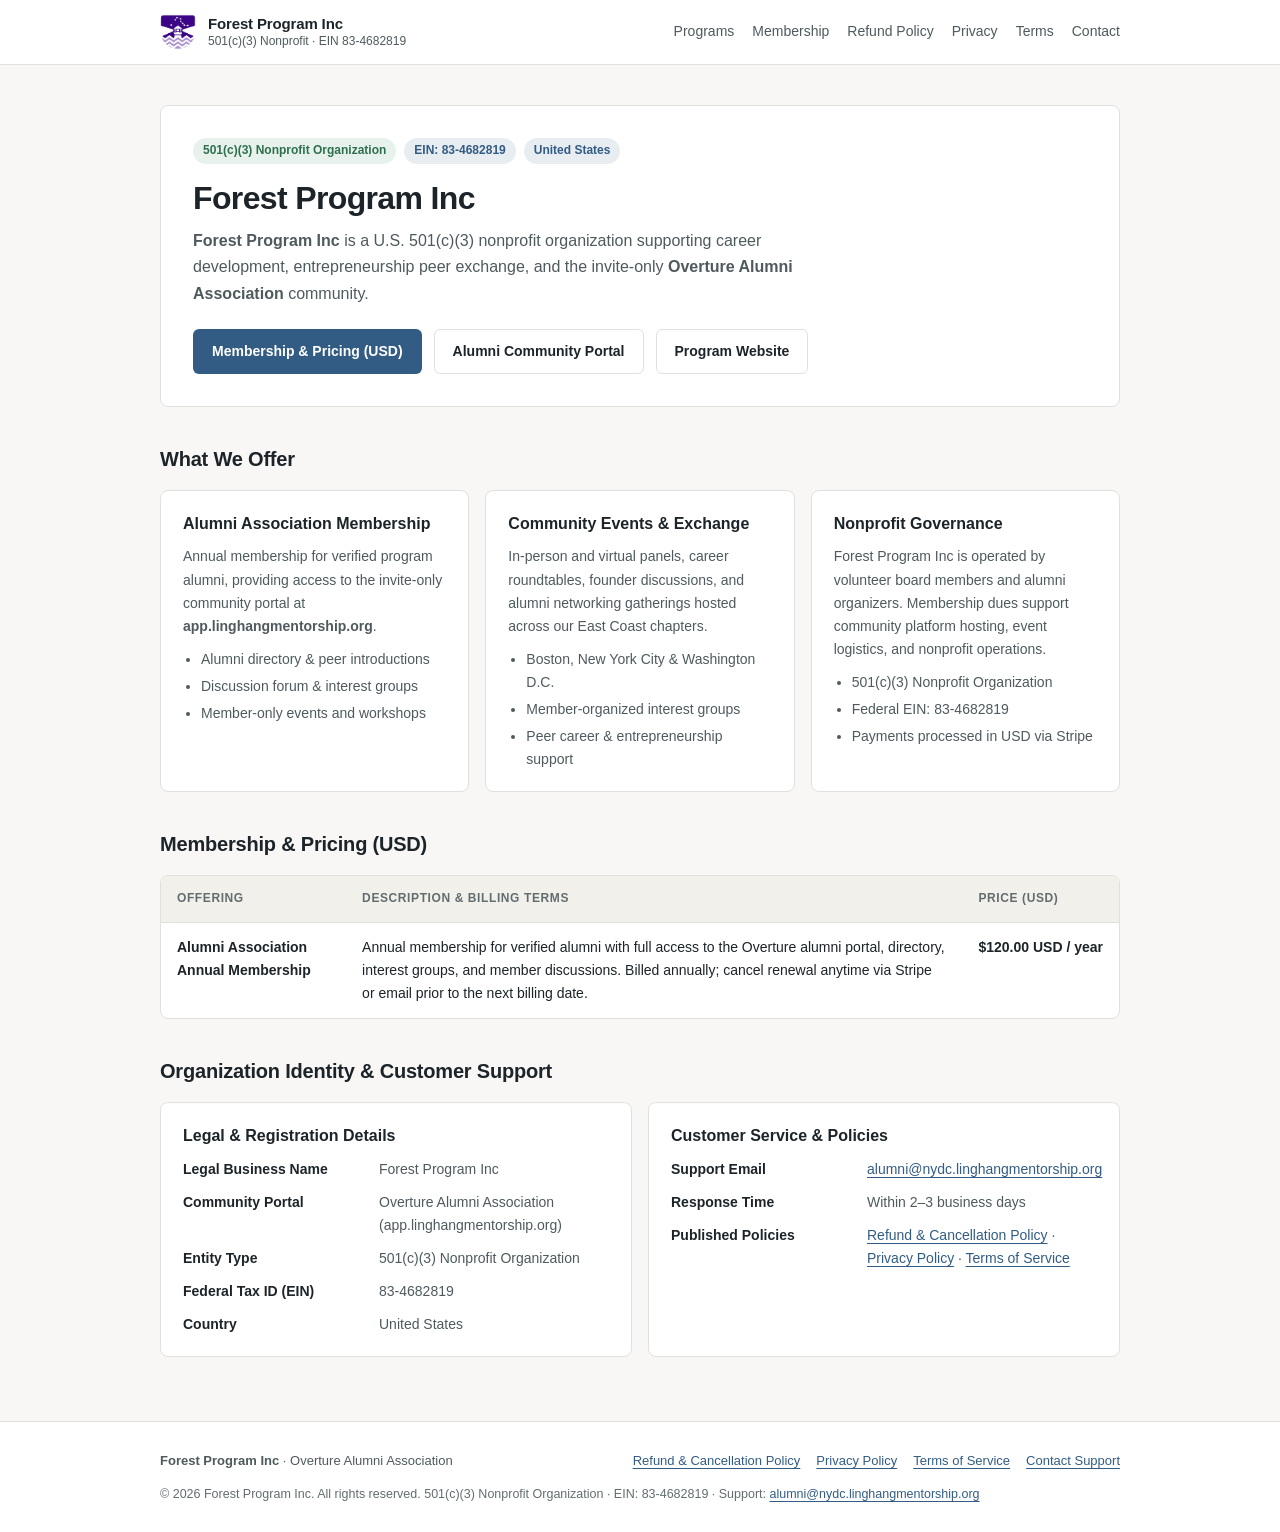
<file: index.html>
<!doctype html>
<html lang="en">
  <head>
    <meta charset="UTF-8" />
    <meta name="viewport" content="width=device-width, initial-scale=1.0" />
    <title>Forest Program Inc — Overture Alumni Association</title>
    <meta
      name="description"
      content="Forest Program Inc (EIN: 83-4682819) is a U.S. 501(c)(3) nonprofit organization operating the Overture Alumni Association, providing annual alumni community membership, networking, and member workshops."
    />
    <meta name="theme-color" content="#335C84" />
    <link rel="icon" type="image/png" href="assets/lh-web-logo.png" />
    <link rel="stylesheet" href="styles.css" />
  </head>
  <body>
    <header class="site-header">
      <div class="container header-inner">
        <a class="brand" href="index.html" aria-label="Forest Program Inc Home">
          <img src="assets/lh-web-logo.png" alt="Forest Program Inc logo" width="36" height="36" />
          <span class="brand-text">
            <span class="brand-legal">Forest Program Inc</span>
            <span class="brand-dba">501(c)(3) Nonprofit · EIN 83-4682819</span>
          </span>
        </a>
        <nav class="site-nav" aria-label="Primary navigation">
          <a href="#programs">Programs</a>
          <a href="#pricing">Membership</a>
          <a href="refund.html">Refund Policy</a>
          <a href="privacy.html">Privacy</a>
          <a href="terms.html">Terms</a>
          <a href="#contact">Contact</a>
        </nav>
      </div>
    </header>

    <main class="container">
      <section class="hero" aria-labelledby="hero-title">
        <div class="badge-row">
          <span class="badge verified">501(c)(3) Nonprofit Organization</span>
          <span class="badge">EIN: 83-4682819</span>
          <span class="badge">United States</span>
        </div>
        <h1 id="hero-title">Forest Program Inc</h1>
        <p class="lead">
          <strong>Forest Program Inc</strong> is a U.S. 501(c)(3) nonprofit organization supporting career development,
          entrepreneurship peer exchange, and the invite-only <strong>Overture Alumni Association</strong> community.
        </p>
        <div class="actions">
          <a class="button button-primary" href="#pricing">Membership &amp; Pricing (USD)</a>
          <a class="button button-secondary" href="https://app.linghangmentorship.org/" target="_blank" rel="noopener noreferrer">
            Alumni Community Portal
          </a>
          <a class="button button-secondary" href="https://www.linghangmentorship.com/" target="_blank" rel="noopener noreferrer">
            Program Website
          </a>
        </div>
      </section>

      <section class="section" id="programs" aria-labelledby="programs-title">
        <h2 class="section-title" id="programs-title">What We Offer</h2>
        <div class="grid-3">
          <article class="card">
            <h3>Alumni Association Membership</h3>
            <p>
              Annual membership for verified program alumni, providing access to the invite-only community portal at
              <strong>app.linghangmentorship.org</strong>.
            </p>
            <ul>
              <li>Alumni directory &amp; peer introductions</li>
              <li>Discussion forum &amp; interest groups</li>
              <li>Member-only events and workshops</li>
            </ul>
          </article>

          <article class="card">
            <h3>Community Events &amp; Exchange</h3>
            <p>
              In-person and virtual panels, career roundtables, founder discussions, and alumni networking gatherings
              hosted across our East Coast chapters.
            </p>
            <ul>
              <li>Boston, New York City &amp; Washington D.C.</li>
              <li>Member-organized interest groups</li>
              <li>Peer career &amp; entrepreneurship support</li>
            </ul>
          </article>

          <article class="card">
            <h3>Nonprofit Governance</h3>
            <p>
              Forest Program Inc is operated by volunteer board members and alumni organizers. Membership dues support
              community platform hosting, event logistics, and nonprofit operations.
            </p>
            <ul>
              <li>501(c)(3) Nonprofit Organization</li>
              <li>Federal EIN: 83-4682819</li>
              <li>Payments processed in USD via Stripe</li>
            </ul>
          </article>
        </div>
      </section>

      <section class="section" id="pricing" aria-labelledby="pricing-title">
        <h2 class="section-title" id="pricing-title">Membership &amp; Pricing (USD)</h2>
        <div class="table-wrap">
          <table>
            <thead>
              <tr>
                <th scope="col">Offering</th>
                <th scope="col">Description &amp; Billing Terms</th>
                <th scope="col">Price (USD)</th>
              </tr>
            </thead>
            <tbody>
              <tr>
                <td><strong>Alumni Association Annual Membership</strong></td>
                <td>
                  Annual membership for verified alumni with full access to the Overture alumni portal, directory,
                  interest groups, and member discussions. Billed annually; cancel renewal anytime via Stripe or email
                  prior to the next billing date.
                </td>
                <td class="price">$120.00 USD / year</td>
              </tr>
            </tbody>
          </table>
        </div>
      </section>

      <section class="section" id="contact" aria-labelledby="contact-title">
        <h2 class="section-title" id="contact-title">Organization Identity &amp; Customer Support</h2>
        <div class="grid-2">
          <div class="card">
            <h3>Legal &amp; Registration Details</h3>
            <dl class="meta-list">
              <dt>Legal Business Name</dt>
              <dd>Forest Program Inc</dd>

              <dt>Community Portal</dt>
              <dd>Overture Alumni Association (app.linghangmentorship.org)</dd>

              <dt>Entity Type</dt>
              <dd>501(c)(3) Nonprofit Organization</dd>

              <dt>Federal Tax ID (EIN)</dt>
              <dd>83-4682819</dd>

              <dt>Country</dt>
              <dd>United States</dd>
            </dl>
          </div>

          <div class="card">
            <h3>Customer Service &amp; Policies</h3>
            <dl class="meta-list">
              <dt>Support Email</dt>
              <dd><a href="mailto:alumni@nydc.linghangmentorship.org">alumni@nydc.linghangmentorship.org</a></dd>

              <dt>Response Time</dt>
              <dd>Within 2–3 business days</dd>

              <dt>Published Policies</dt>
              <dd>
                <a href="refund.html">Refund &amp; Cancellation Policy</a> ·
                <a href="privacy.html">Privacy Policy</a> ·
                <a href="terms.html">Terms of Service</a>
              </dd>
            </dl>
          </div>
        </div>
      </section>
    </main>

    <footer class="site-footer">
      <div class="container footer-inner">
        <div class="footer-top">
          <div><strong>Forest Program Inc</strong> · Overture Alumni Association</div>
          <nav class="footer-links" aria-label="Legal and policy links">
            <a href="refund.html">Refund &amp; Cancellation Policy</a>
            <a href="privacy.html">Privacy Policy</a>
            <a href="terms.html">Terms of Service</a>
            <a href="index.html#contact">Contact Support</a>
          </nav>
        </div>
        <div class="footer-legal">
          &copy; 2026 Forest Program Inc. All rights reserved. 501(c)(3) Nonprofit Organization · EIN: 83-4682819 ·
          Support: <a href="mailto:alumni@nydc.linghangmentorship.org">alumni@nydc.linghangmentorship.org</a>
        </div>
      </div>
    </footer>
  </body>
</html>
</file>
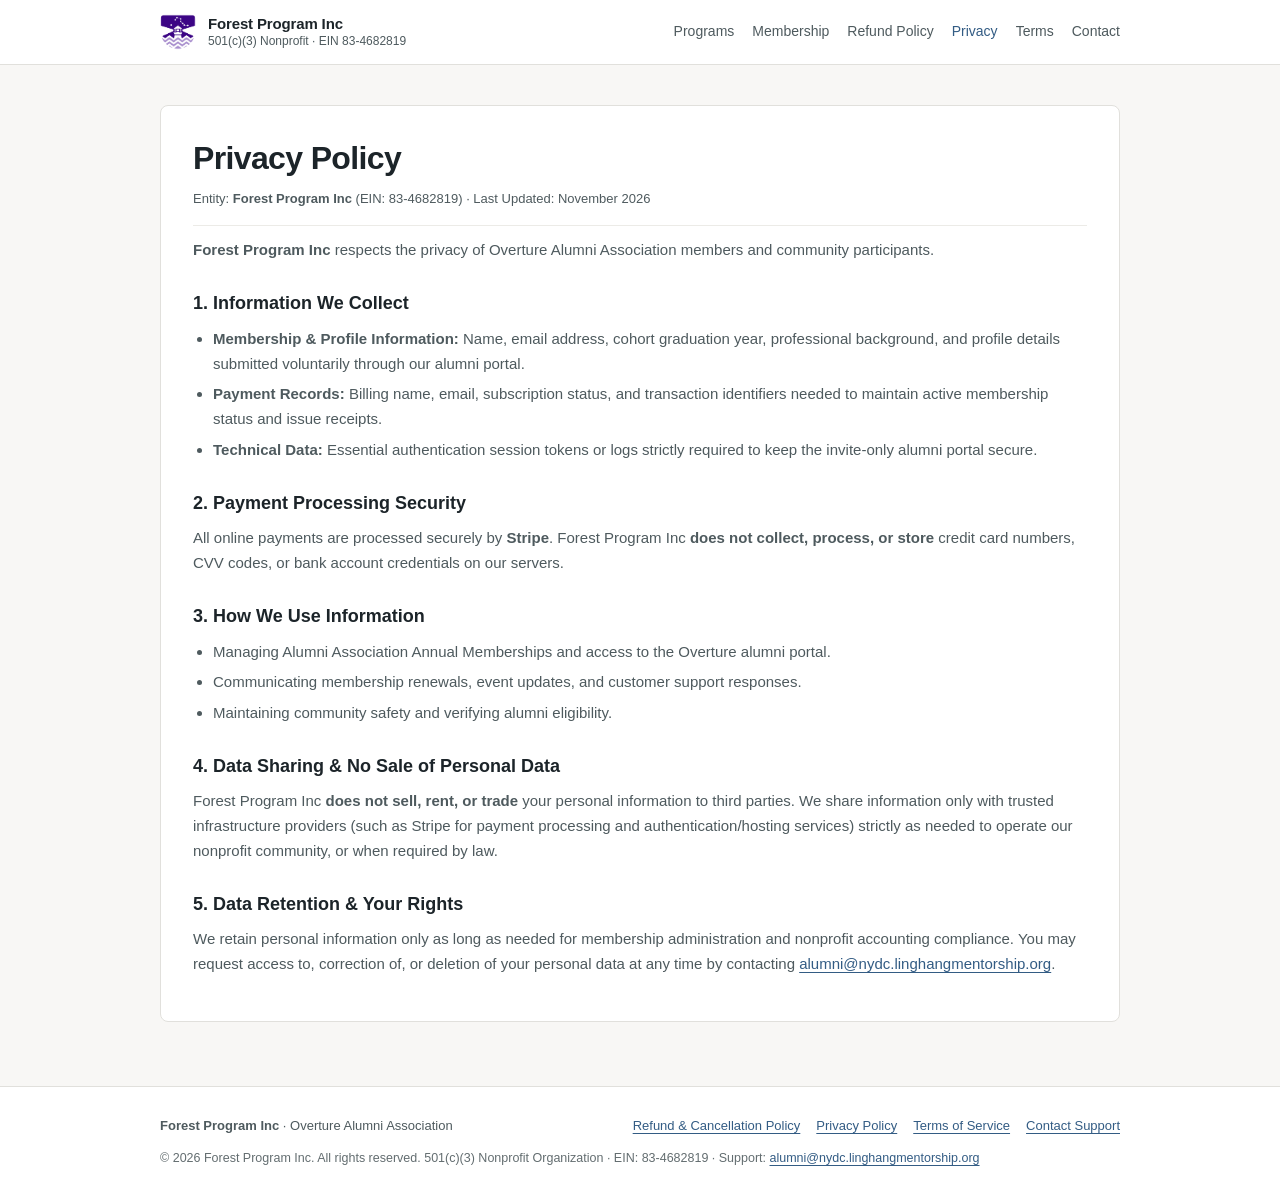
<file: privacy.html>
<!doctype html>
<html lang="en">
  <head>
    <meta charset="UTF-8" />
    <meta name="viewport" content="width=device-width, initial-scale=1.0" />
    <title>Privacy Policy — Forest Program Inc</title>
    <meta
      name="description"
      content="Privacy policy explaining how Forest Program Inc (EIN: 83-4682819) collects, uses, and protects personal information for Overture Alumni Association members."
    />
    <meta name="theme-color" content="#335C84" />
    <link rel="icon" type="image/png" href="assets/lh-web-logo.png" />
    <link rel="stylesheet" href="styles.css" />
  </head>
  <body>
    <header class="site-header">
      <div class="container header-inner">
        <a class="brand" href="index.html" aria-label="Forest Program Inc Home">
          <img src="assets/lh-web-logo.png" alt="Forest Program Inc logo" width="36" height="36" />
          <span class="brand-text">
            <span class="brand-legal">Forest Program Inc</span>
            <span class="brand-dba">501(c)(3) Nonprofit · EIN 83-4682819</span>
          </span>
        </a>
        <nav class="site-nav" aria-label="Primary navigation">
          <a href="index.html#programs">Programs</a>
          <a href="index.html#pricing">Membership</a>
          <a href="refund.html">Refund Policy</a>
          <a href="privacy.html" aria-current="page">Privacy</a>
          <a href="terms.html">Terms</a>
          <a href="index.html#contact">Contact</a>
        </nav>
      </div>
    </header>

    <main class="container">
      <article class="doc-article">
        <h1>Privacy Policy</h1>
        <p class="doc-meta">
          Entity: <strong>Forest Program Inc</strong> (EIN: 83-4682819) · Last Updated: November 2026
        </p>

        <p>
          <strong>Forest Program Inc</strong> respects the privacy of Overture Alumni Association members and community
          participants.
        </p>

        <h2>1. Information We Collect</h2>
        <ul>
          <li>
            <strong>Membership &amp; Profile Information:</strong> Name, email address, cohort graduation year,
            professional background, and profile details submitted voluntarily through our alumni portal.
          </li>
          <li>
            <strong>Payment Records:</strong> Billing name, email, subscription status, and transaction identifiers
            needed to maintain active membership status and issue receipts.
          </li>
          <li>
            <strong>Technical Data:</strong> Essential authentication session tokens or logs strictly required to keep
            the invite-only alumni portal secure.
          </li>
        </ul>

        <h2>2. Payment Processing Security</h2>
        <p>
          All online payments are processed securely by <strong>Stripe</strong>. Forest Program Inc
          <strong>does not collect, process, or store</strong> credit card numbers, CVV codes, or bank account
          credentials on our servers.
        </p>

        <h2>3. How We Use Information</h2>
        <ul>
          <li>Managing Alumni Association Annual Memberships and access to the Overture alumni portal.</li>
          <li>Communicating membership renewals, event updates, and customer support responses.</li>
          <li>Maintaining community safety and verifying alumni eligibility.</li>
        </ul>

        <h2>4. Data Sharing &amp; No Sale of Personal Data</h2>
        <p>
          Forest Program Inc <strong>does not sell, rent, or trade</strong> your personal information to third parties.
          We share information only with trusted infrastructure providers (such as Stripe for payment processing and
          authentication/hosting services) strictly as needed to operate our nonprofit community, or when required by
          law.
        </p>

        <h2>5. Data Retention &amp; Your Rights</h2>
        <p>
          We retain personal information only as long as needed for membership administration and nonprofit accounting
          compliance. You may request access to, correction of, or deletion of your personal data at any time by
          contacting <a href="mailto:alumni@nydc.linghangmentorship.org">alumni@nydc.linghangmentorship.org</a>.
        </p>
      </article>
    </main>

    <footer class="site-footer">
      <div class="container footer-inner">
        <div class="footer-top">
          <div><strong>Forest Program Inc</strong> · Overture Alumni Association</div>
          <nav class="footer-links" aria-label="Legal and policy links">
            <a href="refund.html">Refund &amp; Cancellation Policy</a>
            <a href="privacy.html">Privacy Policy</a>
            <a href="terms.html">Terms of Service</a>
            <a href="index.html#contact">Contact Support</a>
          </nav>
        </div>
        <div class="footer-legal">
          &copy; 2026 Forest Program Inc. All rights reserved. 501(c)(3) Nonprofit Organization · EIN: 83-4682819 ·
          Support: <a href="mailto:alumni@nydc.linghangmentorship.org">alumni@nydc.linghangmentorship.org</a>
        </div>
      </div>
    </footer>
  </body>
</html>
</file>
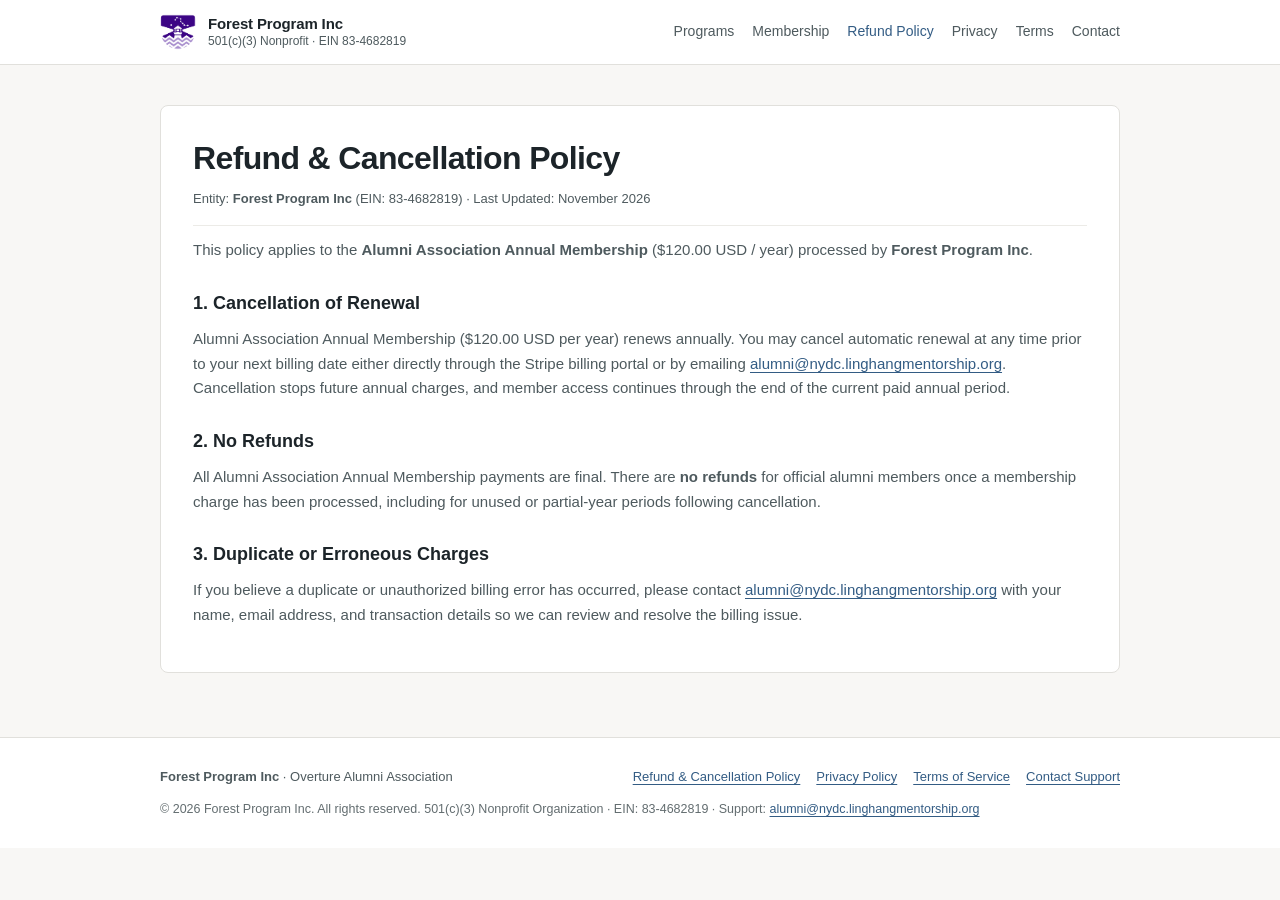
<file: refund.html>
<!doctype html>
<html lang="en">
  <head>
    <meta charset="UTF-8" />
    <meta name="viewport" content="width=device-width, initial-scale=1.0" />
    <title>Refund &amp; Cancellation Policy — Forest Program Inc</title>
    <meta
      name="description"
      content="Refund and cancellation policy for the Alumni Association Annual Membership processed by Forest Program Inc (EIN: 83-4682819)."
    />
    <meta name="theme-color" content="#335C84" />
    <link rel="icon" type="image/png" href="assets/lh-web-logo.png" />
    <link rel="stylesheet" href="styles.css" />
  </head>
  <body>
    <header class="site-header">
      <div class="container header-inner">
        <a class="brand" href="index.html" aria-label="Forest Program Inc Home">
          <img src="assets/lh-web-logo.png" alt="Forest Program Inc logo" width="36" height="36" />
          <span class="brand-text">
            <span class="brand-legal">Forest Program Inc</span>
            <span class="brand-dba">501(c)(3) Nonprofit · EIN 83-4682819</span>
          </span>
        </a>
        <nav class="site-nav" aria-label="Primary navigation">
          <a href="index.html#programs">Programs</a>
          <a href="index.html#pricing">Membership</a>
          <a href="refund.html" aria-current="page">Refund Policy</a>
          <a href="privacy.html">Privacy</a>
          <a href="terms.html">Terms</a>
          <a href="index.html#contact">Contact</a>
        </nav>
      </div>
    </header>

    <main class="container">
      <article class="doc-article">
        <h1>Refund &amp; Cancellation Policy</h1>
        <p class="doc-meta">
          Entity: <strong>Forest Program Inc</strong> (EIN: 83-4682819) · Last Updated: November 2026
        </p>

        <p>
          This policy applies to the <strong>Alumni Association Annual Membership</strong> ($120.00 USD / year)
          processed by <strong>Forest Program Inc</strong>.
        </p>

        <h2>1. Cancellation of Renewal</h2>
        <p>
          Alumni Association Annual Membership ($120.00 USD per year) renews annually. You may cancel automatic
          renewal at any time prior to your next billing date either directly through the Stripe billing portal or by
          emailing <a href="mailto:alumni@nydc.linghangmentorship.org">alumni@nydc.linghangmentorship.org</a>.
          Cancellation stops future annual charges, and member access continues through the end of the current paid
          annual period.
        </p>

        <h2>2. No Refunds</h2>
        <p>
          All Alumni Association Annual Membership payments are final. There are <strong>no refunds</strong> for
          official alumni members once a membership charge has been processed, including for unused or partial-year
          periods following cancellation.
        </p>

        <h2>3. Duplicate or Erroneous Charges</h2>
        <p>
          If you believe a duplicate or unauthorized billing error has occurred, please contact
          <a href="mailto:alumni@nydc.linghangmentorship.org">alumni@nydc.linghangmentorship.org</a> with your name,
          email address, and transaction details so we can review and resolve the billing issue.
        </p>
      </article>
    </main>

    <footer class="site-footer">
      <div class="container footer-inner">
        <div class="footer-top">
          <div><strong>Forest Program Inc</strong> · Overture Alumni Association</div>
          <nav class="footer-links" aria-label="Legal and policy links">
            <a href="refund.html">Refund &amp; Cancellation Policy</a>
            <a href="privacy.html">Privacy Policy</a>
            <a href="terms.html">Terms of Service</a>
            <a href="index.html#contact">Contact Support</a>
          </nav>
        </div>
        <div class="footer-legal">
          &copy; 2026 Forest Program Inc. All rights reserved. 501(c)(3) Nonprofit Organization · EIN: 83-4682819 ·
          Support: <a href="mailto:alumni@nydc.linghangmentorship.org">alumni@nydc.linghangmentorship.org</a>
        </div>
      </div>
    </footer>
  </body>
</html>
</file>
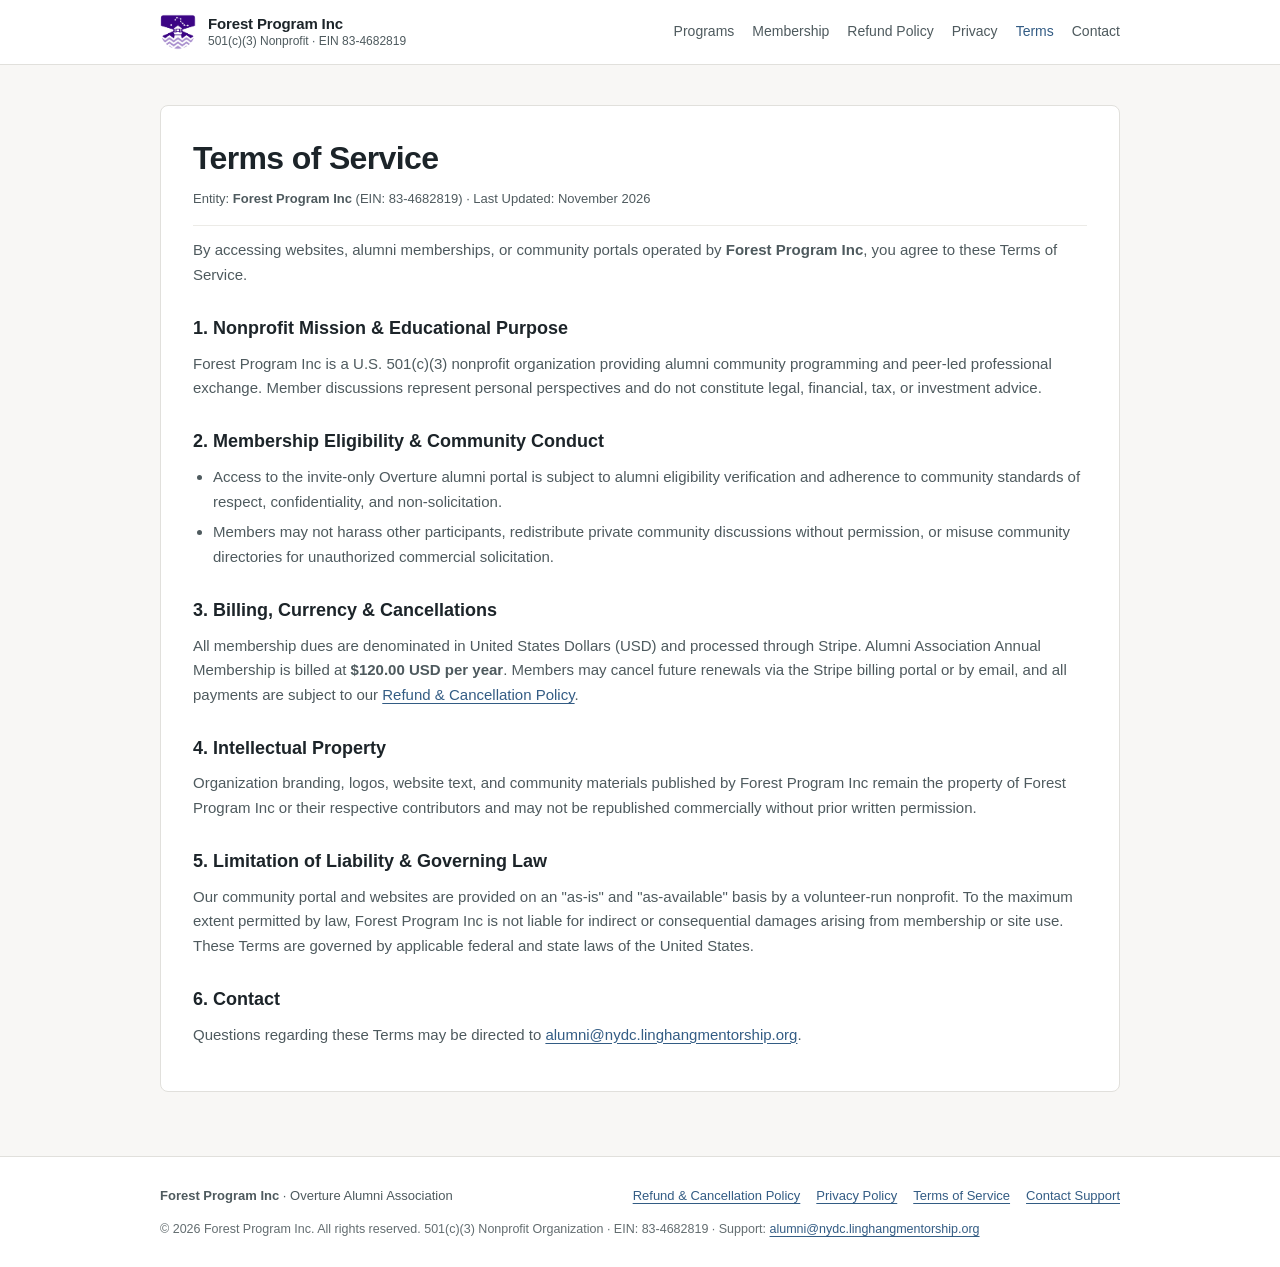
<file: terms.html>
<!doctype html>
<html lang="en">
  <head>
    <meta charset="UTF-8" />
    <meta name="viewport" content="width=device-width, initial-scale=1.0" />
    <title>Terms of Service — Forest Program Inc</title>
    <meta
      name="description"
      content="Terms of Service for Forest Program Inc (EIN: 83-4682819) and the Overture Alumni Association."
    />
    <meta name="theme-color" content="#335C84" />
    <link rel="icon" type="image/png" href="assets/lh-web-logo.png" />
    <link rel="stylesheet" href="styles.css" />
  </head>
  <body>
    <header class="site-header">
      <div class="container header-inner">
        <a class="brand" href="index.html" aria-label="Forest Program Inc Home">
          <img src="assets/lh-web-logo.png" alt="Forest Program Inc logo" width="36" height="36" />
          <span class="brand-text">
            <span class="brand-legal">Forest Program Inc</span>
            <span class="brand-dba">501(c)(3) Nonprofit · EIN 83-4682819</span>
          </span>
        </a>
        <nav class="site-nav" aria-label="Primary navigation">
          <a href="index.html#programs">Programs</a>
          <a href="index.html#pricing">Membership</a>
          <a href="refund.html">Refund Policy</a>
          <a href="privacy.html">Privacy</a>
          <a href="terms.html" aria-current="page">Terms</a>
          <a href="index.html#contact">Contact</a>
        </nav>
      </div>
    </header>

    <main class="container">
      <article class="doc-article">
        <h1>Terms of Service</h1>
        <p class="doc-meta">
          Entity: <strong>Forest Program Inc</strong> (EIN: 83-4682819) · Last Updated: November 2026
        </p>

        <p>
          By accessing websites, alumni memberships, or community portals operated by
          <strong>Forest Program Inc</strong>, you agree to these Terms of Service.
        </p>

        <h2>1. Nonprofit Mission &amp; Educational Purpose</h2>
        <p>
          Forest Program Inc is a U.S. 501(c)(3) nonprofit organization providing alumni community programming and
          peer-led professional exchange. Member discussions represent personal perspectives and do not constitute
          legal, financial, tax, or investment advice.
        </p>

        <h2>2. Membership Eligibility &amp; Community Conduct</h2>
        <ul>
          <li>
            Access to the invite-only Overture alumni portal is subject to alumni eligibility verification and adherence
            to community standards of respect, confidentiality, and non-solicitation.
          </li>
          <li>
            Members may not harass other participants, redistribute private community discussions without permission, or
            misuse community directories for unauthorized commercial solicitation.
          </li>
        </ul>

        <h2>3. Billing, Currency &amp; Cancellations</h2>
        <p>
          All membership dues are denominated in United States Dollars (USD) and processed through Stripe. Alumni
          Association Annual Membership is billed at <strong>$120.00 USD per year</strong>. Members may cancel future
          renewals via the Stripe billing portal or by email, and all payments are subject to our
          <a href="refund.html">Refund &amp; Cancellation Policy</a>.
        </p>

        <h2>4. Intellectual Property</h2>
        <p>
          Organization branding, logos, website text, and community materials published by Forest Program Inc remain the
          property of Forest Program Inc or their respective contributors and may not be republished commercially
          without prior written permission.
        </p>

        <h2>5. Limitation of Liability &amp; Governing Law</h2>
        <p>
          Our community portal and websites are provided on an "as-is" and "as-available" basis by a volunteer-run
          nonprofit. To the maximum extent permitted by law, Forest Program Inc is not liable for indirect or
          consequential damages arising from membership or site use. These Terms are governed by applicable federal
          and state laws of the United States.
        </p>

        <h2>6. Contact</h2>
        <p>
          Questions regarding these Terms may be directed to
          <a href="mailto:alumni@nydc.linghangmentorship.org">alumni@nydc.linghangmentorship.org</a>.
        </p>
      </article>
    </main>

    <footer class="site-footer">
      <div class="container footer-inner">
        <div class="footer-top">
          <div><strong>Forest Program Inc</strong> · Overture Alumni Association</div>
          <nav class="footer-links" aria-label="Legal and policy links">
            <a href="refund.html">Refund &amp; Cancellation Policy</a>
            <a href="privacy.html">Privacy Policy</a>
            <a href="terms.html">Terms of Service</a>
            <a href="index.html#contact">Contact Support</a>
          </nav>
        </div>
        <div class="footer-legal">
          &copy; 2026 Forest Program Inc. All rights reserved. 501(c)(3) Nonprofit Organization · EIN: 83-4682819 ·
          Support: <a href="mailto:alumni@nydc.linghangmentorship.org">alumni@nydc.linghangmentorship.org</a>
        </div>
      </div>
    </footer>
  </body>
</html>
</file>
<file: styles.css>
:root {
  --bg: #f8f7f5;
  --surface: #ffffff;
  --surface-sunken: #f1f0eb;
  --border: #e1e0dc;
  --border-soft: #ecebe7;
  --text: #1c2429;
  --text-soft: #4e5a5e;
  --text-faint: #636d70;
  --text-on-fill: #ffffff;
  --brand: #335c84;
  --brand-hover: #294d70;
  --brand-tint: #e8edf2;
  --verified: #2f6f4e;
  --verified-tint: #e8f2ec;
  --radius: 8px;
  --max-width: 960px;
}

*,
*::before,
*::after {
  box-sizing: border-box;
}

html {
  scroll-behavior: smooth;
}

body {
  margin: 0;
  background: var(--bg);
  color: var(--text);
  font-family: -apple-system, BlinkMacSystemFont, "Segoe UI", Roboto, "Helvetica Neue", Arial, "PingFang SC", "Noto Sans SC", sans-serif;
  font-size: 15px;
  line-height: 1.65;
  -webkit-font-smoothing: antialiased;
}

a {
  color: var(--brand);
  text-decoration: underline;
  text-underline-offset: 3px;
}

a:hover {
  color: var(--brand-hover);
}

a:focus-visible,
button:focus-visible {
  outline: 2px solid var(--brand);
  outline-offset: 2px;
}

.container {
  width: min(var(--max-width), 100% - 32px);
  margin-inline: auto;
}

/* Header */
.site-header {
  background: var(--surface);
  border-bottom: 1px solid var(--border);
  position: sticky;
  top: 0;
  z-index: 10;
}

.header-inner {
  display: flex;
  align-items: center;
  justify-content: space-between;
  gap: 20px;
  min-height: 64px;
  flex-wrap: wrap;
  padding-block: 10px;
}

.brand {
  display: inline-flex;
  align-items: center;
  gap: 12px;
  text-decoration: none;
  color: var(--text);
}

.brand img {
  width: 36px;
  height: 36px;
  border-radius: 6px;
  display: block;
}

.brand-text {
  display: flex;
  flex-direction: column;
  line-height: 1.25;
}

.brand-legal {
  font-weight: 700;
  font-size: 15px;
  letter-spacing: -0.01em;
}

.brand-dba {
  font-size: 12px;
  color: var(--text-soft);
}

.site-nav {
  display: flex;
  align-items: center;
  gap: 18px;
  flex-wrap: wrap;
}

.site-nav a {
  text-decoration: none;
  color: var(--text-soft);
  font-size: 14px;
  font-weight: 500;
}

.site-nav a:hover,
.site-nav a[aria-current="page"] {
  color: var(--brand);
}

/* Main */
main {
  padding-block: 40px 64px;
}

.hero {
  background: var(--surface);
  border: 1px solid var(--border);
  border-radius: var(--radius);
  padding: 32px;
  margin-bottom: 32px;
}

.badge-row {
  display: flex;
  flex-wrap: wrap;
  gap: 8px;
  margin-bottom: 14px;
}

.badge {
  display: inline-flex;
  align-items: center;
  padding: 3px 10px;
  border-radius: 999px;
  font-size: 12px;
  font-weight: 600;
  background: var(--brand-tint);
  color: var(--brand);
}

.badge.verified {
  background: var(--verified-tint);
  color: var(--verified);
}

h1 {
  margin: 0 0 10px;
  font-size: clamp(24px, 3.2vw, 32px);
  line-height: 1.25;
  letter-spacing: -0.02em;
}

.lead {
  margin: 0 0 22px;
  font-size: 16px;
  color: var(--text-soft);
  max-width: 68ch;
}

.actions {
  display: flex;
  flex-wrap: wrap;
  gap: 12px;
}

.button {
  display: inline-flex;
  align-items: center;
  justify-content: center;
  padding: 10px 18px;
  border-radius: 6px;
  font-size: 14px;
  font-weight: 600;
  text-decoration: none;
  border: 1px solid transparent;
}

.button-primary {
  background: var(--brand);
  color: var(--text-on-fill);
}

.button-primary:hover {
  background: var(--brand-hover);
  color: var(--text-on-fill);
}

.button-secondary {
  background: var(--surface);
  border-color: var(--border);
  color: var(--text);
}

.button-secondary:hover {
  border-color: var(--brand);
  color: var(--brand);
}

/* Sections */
.section {
  margin-top: 36px;
}

.section-title {
  margin: 0 0 14px;
  font-size: 20px;
  letter-spacing: -0.01em;
}

.grid-3 {
  display: grid;
  grid-template-columns: repeat(3, minmax(0, 1fr));
  gap: 16px;
}

.grid-2 {
  display: grid;
  grid-template-columns: repeat(2, minmax(0, 1fr));
  gap: 16px;
}

.card {
  background: var(--surface);
  border: 1px solid var(--border);
  border-radius: var(--radius);
  padding: 20px 22px;
}

.card h3 {
  margin: 0 0 8px;
  font-size: 16px;
}

.card p {
  margin: 0;
  color: var(--text-soft);
  font-size: 14px;
}

.card ul {
  margin: 10px 0 0;
  padding-left: 18px;
  color: var(--text-soft);
  font-size: 14px;
}

.card li + li {
  margin-top: 4px;
}

/* Table */
.table-wrap {
  background: var(--surface);
  border: 1px solid var(--border);
  border-radius: var(--radius);
  overflow-x: auto;
}

table {
  width: 100%;
  border-collapse: collapse;
  font-size: 14px;
}

th,
td {
  padding: 13px 16px;
  text-align: left;
  vertical-align: top;
  border-bottom: 1px solid var(--border-soft);
}

th {
  font-size: 12px;
  font-weight: 700;
  text-transform: uppercase;
  letter-spacing: 0.05em;
  color: var(--text-faint);
  background: var(--surface-sunken);
  border-bottom: 1px solid var(--border);
}

tr:last-child td {
  border-bottom: none;
}

.price {
  font-weight: 600;
  white-space: nowrap;
  color: var(--text);
}

/* Key-Value Contact / Entity Card */
.meta-list {
  display: grid;
  grid-template-columns: 180px 1fr;
  gap: 10px 16px;
  margin: 0;
}

.meta-list dt {
  font-weight: 600;
  color: var(--text);
  font-size: 14px;
}

.meta-list dd {
  margin: 0;
  color: var(--text-soft);
  font-size: 14px;
}

/* Policy Document Pages */
.doc-article {
  background: var(--surface);
  border: 1px solid var(--border);
  border-radius: var(--radius);
  padding: 32px;
}

.doc-meta {
  font-size: 13px;
  color: var(--text-faint);
  margin: 0 0 24px;
  padding-bottom: 16px;
  border-bottom: 1px solid var(--border-soft);
}

.doc-article h2 {
  margin: 26px 0 8px;
  font-size: 18px;
}

.doc-article p,
.doc-article ul {
  margin: 0 0 12px;
  color: var(--text-soft);
}

.doc-article ul {
  padding-left: 20px;
}

.doc-article li + li {
  margin-top: 6px;
}

/* Footer */
.site-footer {
  border-top: 1px solid var(--border);
  background: var(--surface);
  padding-block: 28px;
  font-size: 13px;
  color: var(--text-soft);
}

.footer-inner {
  display: flex;
  flex-direction: column;
  gap: 12px;
}

.footer-top {
  display: flex;
  justify-content: space-between;
  align-items: flex-start;
  gap: 20px;
  flex-wrap: wrap;
}

.footer-links {
  display: flex;
  flex-wrap: wrap;
  gap: 16px;
}

.footer-legal {
  color: var(--text-faint);
  font-size: 12.5px;
}

@media (max-width: 760px) {
  .grid-3,
  .grid-2 {
    grid-template-columns: 1fr;
  }

  .hero,
  .doc-article {
    padding: 22px;
  }

  .meta-list {
    grid-template-columns: 1fr;
    gap: 4px;
  }

  .meta-list dt {
    margin-top: 10px;
  }
}
</file>
